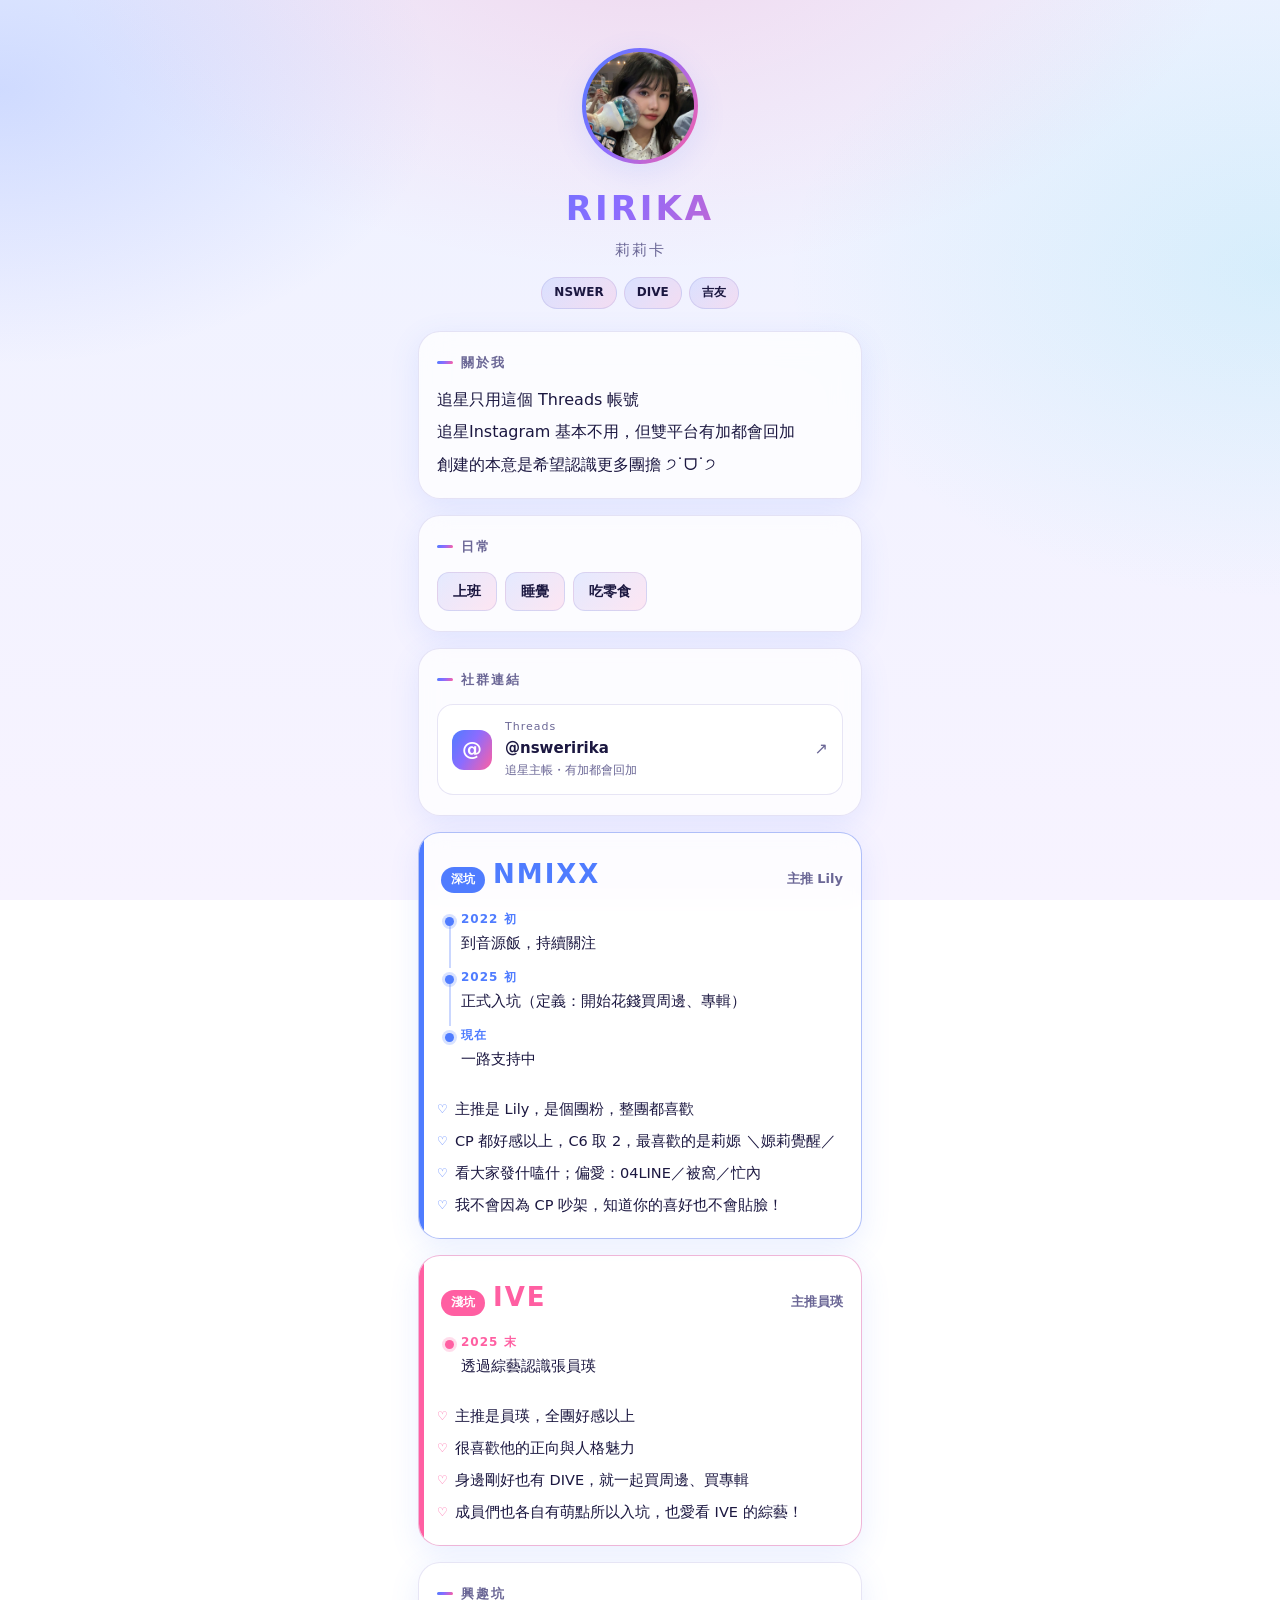
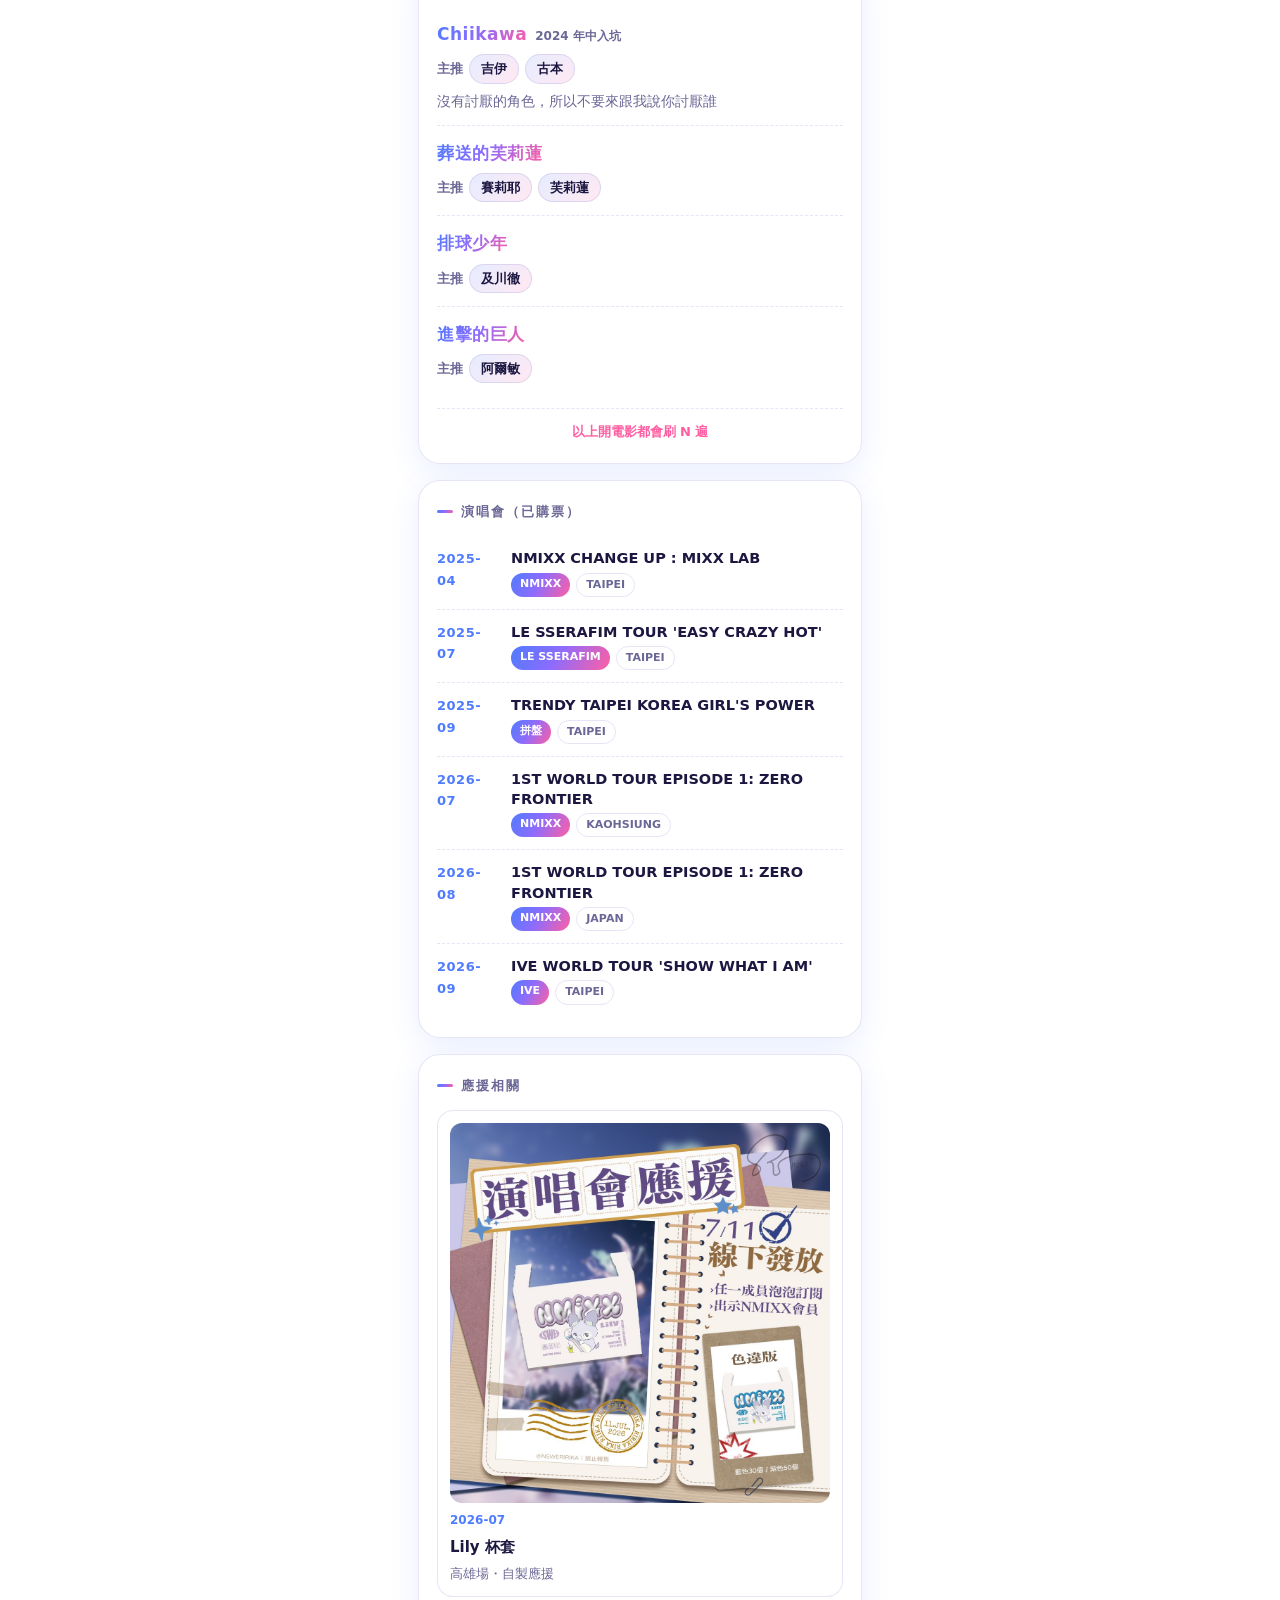
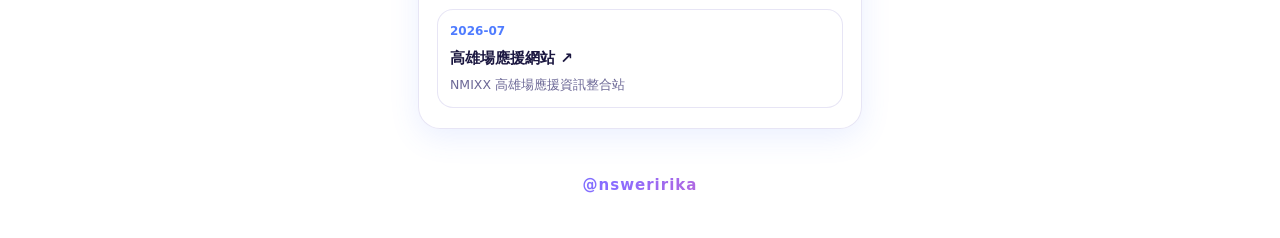
<file: index.html>
<!DOCTYPE html>
<html lang="zh-Hant">
<head>
  <meta charset="UTF-8" />
  <meta name="viewport" content="width=device-width, initial-scale=1.0" />
  <title>RIRIKA（莉莉卡）｜自我介紹</title>
  <meta name="description" content="RIRIKA 莉莉卡 — NSWER・本命 Lily。追星自我介紹頁。" />
  <meta property="og:title" content="RIRIKA（莉莉卡）｜自我介紹" />
  <meta property="og:description" content="NSWER・本命 Lily・DIVE。想認識更多同擔朋友 ੭˙ᗜ˙੭" />
  <link rel="stylesheet" href="style.css" />
</head>
<body>
  <main class="page" id="app">
    <div class="loading">載入中…</div>
  </main>

  <footer class="site-footer" id="footer"></footer>

  <script src="script.js"></script>
</body>
</html>
</file>
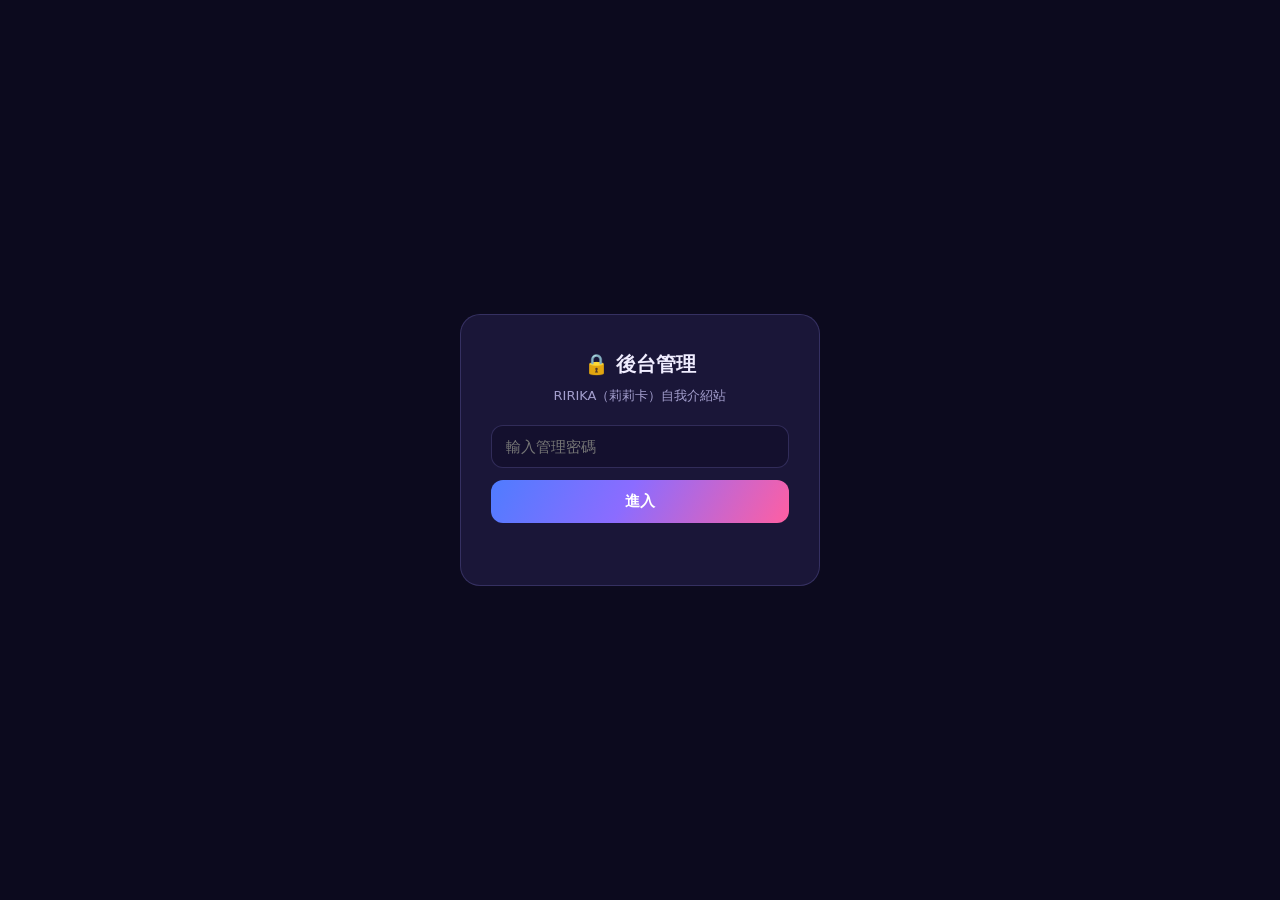
<file: admin.html>
<!DOCTYPE html>
<html lang="zh-Hant">
<head>
<meta charset="UTF-8" />
<meta name="viewport" content="width=device-width, initial-scale=1.0" />
<title>RIRIKA 自介站｜後台管理</title>
<style>
  :root {
    --blue:#4f7cff; --violet:#8b6cff; --pink:#ff5fa2;
    --bg:#0c0a1e; --bg2:#14102e; --card:#1a1638; --card2:#221c46;
    --text:#f0edff; --muted:#a49fce; --border:rgba(150,140,240,.22);
    --grad:linear-gradient(120deg,var(--blue),var(--violet) 45%,var(--pink));
  }
  * { margin:0; padding:0; box-sizing:border-box; }
  body {
    font-family:"Segoe UI",system-ui,"Noto Sans TC",sans-serif;
    background:radial-gradient(900px 500px at 0% 0%,rgba(79,124,255,.18),transparent 55%),
               radial-gradient(700px 500px at 100% 10%,rgba(255,95,162,.14),transparent 55%),
               linear-gradient(180deg,var(--bg),var(--bg2));
    color:var(--text); min-height:100vh; line-height:1.55; padding-bottom:90px;
  }

  /* Lock */
  #lock { position:fixed; inset:0; z-index:50; display:flex; align-items:center; justify-content:center;
          background:var(--bg); }
  .lock-box { background:var(--card); border:1px solid var(--border); border-radius:20px;
              padding:34px 30px; width:min(360px,90vw); text-align:center; }
  .lock-box h2 { font-size:20px; margin-bottom:6px; }
  .lock-box p { color:var(--muted); font-size:13px; margin-bottom:18px; }
  .lock-box input { width:100%; padding:12px 14px; border-radius:12px; border:1px solid var(--border);
                    background:var(--bg2); color:var(--text); font-size:15px; margin-bottom:12px; }
  .lock-box button { width:100%; padding:12px; border:none; border-radius:12px; cursor:pointer;
                     background:var(--grad); color:#fff; font-weight:800; font-size:15px; }
  .lock-err { color:var(--pink); font-size:13px; margin-top:10px; min-height:18px; }

  /* Layout */
  .wrap { max-width:640px; margin:0 auto; padding:22px 16px; }
  .top { display:flex; align-items:center; justify-content:space-between; margin-bottom:6px; }
  .top h1 { font-size:20px; background:var(--grad); -webkit-background-clip:text; background-clip:text; color:transparent; }
  .top a, .top button.logout { color:var(--muted); font-size:13px; text-decoration:none; background:none; border:none; cursor:pointer; }
  .hint { color:var(--muted); font-size:12.5px; margin-bottom:18px; }

  .sect { background:var(--card); border:1px solid var(--border); border-radius:16px;
          padding:16px 15px; margin-bottom:14px; }
  .sect > h2 { font-size:14px; letter-spacing:1px; margin-bottom:12px; display:flex; align-items:center; gap:8px; }
  .sect > h2::before { content:""; width:14px; height:3px; border-radius:3px; background:var(--grad); }

  label.lbl { display:block; font-size:12px; color:var(--muted); margin:10px 0 4px; }
  .in { width:100%; padding:9px 11px; border-radius:10px; border:1px solid var(--border);
        background:var(--bg2); color:var(--text); font-size:14px; font-family:inherit; resize:vertical; }
  input[type=color] { width:44px; height:34px; padding:2px; border:1px solid var(--border);
                      border-radius:8px; background:var(--bg2); cursor:pointer; vertical-align:middle; }

  .row { display:flex; gap:8px; align-items:flex-start; margin-bottom:8px; }
  .row .in { flex:1; }
  .del { flex:none; width:34px; height:34px; border:1px solid var(--border); border-radius:9px;
         background:var(--card2); color:var(--pink); cursor:pointer; font-size:13px; }
  .add { border:1px dashed var(--border); background:transparent; color:var(--muted);
         padding:7px 14px; border-radius:10px; cursor:pointer; font-size:13px; margin-top:2px; }
  .add:hover { color:var(--text); }

  .item { border:1px solid var(--border); border-radius:12px; padding:12px; margin-bottom:10px; background:var(--card2); }
  .item .item-head { display:flex; justify-content:space-between; align-items:center; margin-bottom:4px; }
  .item .item-head strong { font-size:13px; color:var(--muted); }
  .grid2 { display:grid; grid-template-columns:1fr 1fr; gap:8px; }

  .thumb { max-width:120px; border-radius:10px; margin-top:8px; display:none; border:1px solid var(--border); }
  .filebtn { display:inline-block; margin-top:8px; }
  .filebtn input { display:none; }
  .filebtn span { display:inline-block; padding:7px 14px; border:1px solid var(--border); border-radius:10px;
                  background:var(--card2); color:var(--text); cursor:pointer; font-size:13px; }

  .savebar { position:fixed; bottom:0; left:0; right:0; padding:14px 16px;
             background:rgba(12,10,30,.9); backdrop-filter:blur(10px); border-top:1px solid var(--border); }
  .savebar .inner { max-width:640px; margin:0 auto; display:flex; gap:10px; align-items:center; }
  .savebar button { flex:1; padding:13px; border:none; border-radius:12px; cursor:pointer;
                    background:var(--grad); color:#fff; font-weight:800; font-size:15px; }
  .savebar a.preview { color:var(--muted); font-size:13px; text-decoration:none; padding:10px; }

  .toast { position:fixed; bottom:80px; left:50%; transform:translateX(-50%);
           background:#241c48; border:1px solid var(--border); color:var(--text);
           padding:11px 22px; border-radius:30px; font-size:13.5px; opacity:0; transition:opacity .3s;
           pointer-events:none; z-index:60; white-space:nowrap; max-width:90vw; }
  .toast.show { opacity:1; }
</style>
</head>
<body>

<div id="lock">
  <div class="lock-box">
    <h2>🔒 後台管理</h2>
    <p>RIRIKA（莉莉卡）自我介紹站</p>
    <input type="password" id="pw" placeholder="輸入管理密碼" onkeydown="if(event.key==='Enter')unlock()" />
    <button onclick="unlock()">進入</button>
    <div class="lock-err" id="lockerr"></div>
  </div>
</div>

<div class="wrap" id="panel" style="display:none">
  <div class="top">
    <h1>⚙️ 後台管理</h1>
    <div>
      <a href="/" target="_blank">↗ 看前台</a>&nbsp;&nbsp;
      <button class="logout" onclick="logout()">登出</button>
    </div>
  </div>
  <p class="hint">改完按底部「儲存」→ 自動 commit，約 1 分鐘後前台更新。圖片上傳成功會自動填好路徑。</p>
  <div id="editor"></div>
</div>

<div class="savebar" id="savebar" style="display:none">
  <div class="inner">
    <a class="preview" href="/" target="_blank">看前台</a>
    <button onclick="save()">💾 儲存並發布</button>
  </div>
</div>

<div class="toast" id="toast"></div>

<script>
let model = null;
let pw = "";

/* ---------- DOM helpers ---------- */
function h(tag, attrs, ...kids) {
  const e = document.createElement(tag);
  for (const k in (attrs || {})) {
    if (k === "class") e.className = attrs[k];
    else if (k === "style") e.style.cssText = attrs[k];
    else if (k.startsWith("on")) e.addEventListener(k.slice(2), attrs[k]);
    else e.setAttribute(k, attrs[k]);
  }
  kids.flat().forEach((kid) => {
    if (kid == null || kid === false) return;
    e.append(kid.nodeType ? kid : document.createTextNode(kid));
  });
  return e;
}
function inp(value, on, ph) {
  const e = h("input", { class: "in", placeholder: ph || "" });
  e.value = value == null ? "" : value;
  e.addEventListener("input", () => on(e.value));
  return e;
}
function ta(value, on, ph) {
  const e = h("textarea", { class: "in", rows: "2", placeholder: ph || "" });
  e.value = value == null ? "" : value;
  e.addEventListener("input", () => on(e.value));
  return e;
}
function colorInp(value, on) {
  const e = h("input", { type: "color" });
  e.value = value || "#4f7cff";
  e.addEventListener("input", () => on(e.value));
  return e;
}
function labeled(text, node) {
  return h("div", {}, h("label", { class: "lbl" }, text), node);
}

/* string[] editor */
function strList(arr, ph, useTa) {
  const wrap = h("div", {});
  function draw() {
    wrap.innerHTML = "";
    arr.forEach((v, i) => {
      const field = (useTa ? ta : inp)(v, (nv) => (arr[i] = nv), ph);
      wrap.append(h("div", { class: "row" }, field,
        h("button", { class: "del", onclick: () => { arr.splice(i, 1); draw(); } }, "✕")));
    });
    wrap.append(h("button", { class: "add", onclick: () => { arr.push(""); draw(); } }, "＋ 新增"));
  }
  draw();
  return wrap;
}

/* image upload widget */
function imgField(obj, key) {
  const thumb = h("img", { class: "thumb" });
  const pathIn = inp(obj[key], (v) => { obj[key] = v; show(v); }, "assets/xxx.jpg");
  function show(v) {
    if (v) { thumb.src = v; thumb.style.display = "block"; }
    else thumb.style.display = "none";
  }
  show(obj[key]);
  const file = h("input", { type: "file", accept: "image/*", onchange: async (ev) => {
    const f = ev.target.files[0]; if (!f) return;
    const dataUrl = await readFile(f);
    thumb.src = dataUrl; thumb.style.display = "block";
    toast("上傳中…");
    try {
      const r = await api("/api/upload", { filename: f.name, dataUrl });
      if (r.success) { obj[key] = r.path; pathIn.value = r.path; toast("✅ 上傳成功"); }
      else toast("❌ " + (r.error || "上傳失敗"));
    } catch (e) { toast("❌ " + e.message); }
  }});
  const btn = h("label", { class: "filebtn" }, h("span", {}, "📷 選擇圖片上傳"), file);
  return h("div", {}, h("div", { class: "row" }, pathIn), btn, thumb);
}

function readFile(f) {
  return new Promise((res, rej) => {
    const r = new FileReader();
    r.onload = () => res(r.result);
    r.onerror = rej;
    r.readAsDataURL(f);
  });
}

/* ---------- sections ---------- */
function sect(title, ...nodes) {
  return h("div", { class: "sect" }, h("h2", {}, title), ...nodes);
}
function objArray(arr, factory, addLabel, blank) {
  const wrap = h("div", {});
  function draw() {
    wrap.innerHTML = "";
    arr.forEach((it, i) => {
      const box = h("div", { class: "item" },
        h("div", { class: "item-head" },
          h("strong", {}, "#" + (i + 1)),
          h("button", { class: "del", onclick: () => { arr.splice(i, 1); draw(); } }, "✕")),
        factory(it, i));
      wrap.append(box);
    });
    wrap.append(h("button", { class: "add", onclick: () => { arr.push(structuredClone(blank)); draw(); } }, addLabel));
  }
  draw();
  return wrap;
}

function renderAll() {
  const root = document.getElementById("editor");
  root.innerHTML = "";
  const m = model;

  // Profile
  root.append(sect("👤 個人頭區",
    labeled("英文名", inp(m.profile.name, v => m.profile.name = v)),
    labeled("中文名", inp(m.profile.nameZh, v => m.profile.nameZh = v)),
    labeled("頭貼", imgField(m.profile, "avatar")),
    labeled("標籤（一顆一列）", strList(m.profile.tags, "例：NSWER"))));

  // About
  root.append(sect("📝 自我介紹",
    labeled("標題", inp(m.about.title, v => m.about.title = v)),
    labeled("內容（一句一列）", strList(m.about.lines, "一行自我介紹", true))));

  // Interests
  root.append(sect("☕ 日常",
    labeled("標題", inp(m.interests.title, v => m.interests.title = v)),
    labeled("項目（一顆一列）", strList(m.interests.items, "例：睡覺"))));

  // Links
  root.append(sect("🔗 社群連結",
    objArray(m.links, (it) => h("div", {},
      labeled("平台", inp(it.platform, v => it.platform = v, "Threads")),
      labeled("顯示帳號", inp(it.label, v => it.label = v, "@nsweririka")),
      labeled("網址", inp(it.url, v => it.url = v, "https://...")),
      labeled("備註（選填）", inp(it.note, v => it.note = v))),
      "＋ 新增連結", { platform: "", label: "", url: "", note: "" })));

  // Fandoms
  root.append(sect("💖 追星區",
    objArray(m.fandoms, (it) => h("div", {},
      h("div", { class: "grid2" },
        labeled("深/淺坑", inp(it.level, v => it.level = v, "深坑")),
        labeled("團體", inp(it.group, v => it.group = v, "NMIXX"))),
      h("div", { class: "grid2" },
        labeled("主推", inp(it.bias, v => it.bias = v, "主推 Lily")),
        labeled("主題色", colorInp(it.accent, v => it.accent = v))),
      labeled("入坑時間軸", timelineEditor(it)),
      labeled("嗑點/心得（一句一列）", strList(it.notes, "一句心得", true))),
      "＋ 新增一團", { level: "", group: "", bias: "", accent: "#4f7cff", timeline: [], notes: [] })));

  // Hobbies
  root.append(sect("🎬 興趣坑",
    labeled("標題", inp(m.hobbies.title, v => m.hobbies.title = v)),
    objArray(m.hobbies.items, (it) => h("div", {},
      labeled("作品名", inp(it.name, v => it.name = v, "Chiikawa")),
      h("div", { class: "grid2" },
        labeled("入坑時間（選填）", inp(it.when, v => it.when = v, "2024 年中入坑")),
        labeled("主推角色（用 、／ 分隔）", inp(it.bias, v => it.bias = v, "吉伊、古本"))),
      labeled("備註（選填）", ta(it.note, v => it.note = v))),
      "＋ 新增作品", { name: "", when: "", bias: "", note: "" }),
    labeled("結尾標語（選填）", inp(m.hobbies.footnote, v => m.hobbies.footnote = v, "以上開電影都會刷 N 遍"))));

  // Concerts
  root.append(sect("🎤 演唱會",
    labeled("標題", inp(m.concerts.title, v => m.concerts.title = v)),
    objArray(m.concerts.items, (it) => h("div", {},
      h("div", { class: "grid2" },
        labeled("日期", inp(it.date, v => it.date = v, "2026-07")),
        labeled("團體標籤", inp(it.group, v => it.group = v, "NMIXX"))),
      labeled("演唱會名稱", inp(it.title, v => it.title = v)),
      labeled("城市", inp(it.city, v => it.city = v, "KAOHSIUNG"))),
      "＋ 新增場次", { date: "", title: "", city: "", group: "" })));

  // Support
  root.append(sect("📣 應援相關",
    labeled("標題", inp(m.support.title, v => m.support.title = v)),
    supportEditor(m.support)));

  // Footer
  root.append(sect("🔻 頁尾",
    labeled("帳號", inp(m.footer.handle, v => m.footer.handle = v, "@nsweririka")),
    labeled("連結", inp(m.footer.url, v => m.footer.url = v, "https://..."))));
}

function timelineEditor(fandom) {
  const arr = fandom.timeline;
  const wrap = h("div", {});
  function draw() {
    wrap.innerHTML = "";
    arr.forEach((t, i) => {
      wrap.append(h("div", { class: "row" },
        inp(t.when, v => t.when = v, "2025 初"),
        inp(t.what, v => t.what = v, "正式入坑"),
        h("button", { class: "del", onclick: () => { arr.splice(i, 1); draw(); } }, "✕")));
    });
    wrap.append(h("button", { class: "add", onclick: () => { arr.push({ when: "", what: "" }); draw(); } }, "＋ 新增一列"));
  }
  draw();
  return wrap;
}

function supportEditor(support) {
  const arr = support.items;
  const wrap = h("div", {});
  function draw() {
    wrap.innerHTML = "";
    arr.forEach((it, i) => {
      const typeSel = h("select", { class: "in", onchange: (e) => { it.type = e.target.value; draw(); } },
        h("option", { value: "image" }, "圖片"),
        h("option", { value: "link" }, "連結"));
      typeSel.value = it.type || "image";
      const body = h("div", {},
        h("div", { class: "grid2" },
          labeled("類型", typeSel),
          labeled("日期", inp(it.date, v => it.date = v, "2026-07"))),
        labeled("標題", inp(it.title, v => it.title = v, "Lily 杯套")),
        it.type === "link"
          ? labeled("連結網址", inp(it.url, v => it.url = v, "https://..."))
          : labeled("圖片", imgField(it, "image")),
        labeled("備註（選填）", inp(it.note, v => it.note = v)));
      wrap.append(h("div", { class: "item" },
        h("div", { class: "item-head" }, h("strong", {}, "#" + (i + 1)),
          h("button", { class: "del", onclick: () => { arr.splice(i, 1); draw(); } }, "✕")),
        body));
    });
    wrap.append(h("button", { class: "add", onclick: () => {
      arr.push({ type: "image", date: "", title: "", image: "", url: "", note: "" }); draw();
    } }, "＋ 新增應援"));
  }
  draw();
  return wrap;
}

/* ---------- shape defaults ---------- */
function ensureShape(m) {
  m.profile = m.profile || {};
  m.profile.tags = m.profile.tags || [];
  m.about = m.about || { title: "關於我", lines: [] };
  m.about.lines = m.about.lines || [];
  m.interests = m.interests || { title: "日常", items: [] };
  m.interests.items = m.interests.items || [];
  m.links = m.links || [];
  m.fandoms = (m.fandoms || []).map(f => ({
    level: "", group: "", bias: "", accent: "#4f7cff", timeline: [], notes: [], ...f
  }));
  m.hobbies = m.hobbies || { title: "興趣坑", items: [], footnote: "" };
  m.hobbies.items = m.hobbies.items || [];
  m.concerts = m.concerts || { title: "演唱會", items: [] };
  m.concerts.items = m.concerts.items || [];
  m.support = m.support || { title: "應援相關", items: [] };
  m.support.items = (m.support.items || []).map(s => ({
    type: "image", date: "", title: "", image: "", url: "", note: "", ...s
  }));
  m.footer = m.footer || { handle: "", url: "" };
}

/* ---------- api / save ---------- */
function api(url, body) {
  return fetch(url, {
    method: "POST",
    headers: { "Content-Type": "application/json" },
    body: JSON.stringify({ password: pw, ...body }),
  }).then(r => r.json());
}
async function save() {
  toast("儲存中…");
  try {
    const r = await api("/api/save", { profile: model });
    if (r.success) toast("✅ 已儲存！約 1 分鐘後前台更新");
    else toast("❌ " + (r.error || "儲存失敗"));
  } catch (e) { toast("❌ " + e.message); }
}

/* ---------- load ---------- */
async function loadModel() {
  try {
    const r = await fetch("/api/profile", { cache: "no-store" });
    if (r.ok) return await r.json();
  } catch (e) {}
  // 本機 / 尚未部署 fallback
  return await fetch("data/profile.json?t=" + Date.now()).then(r => r.json());
}

async function unlock() {
  const val = document.getElementById("pw").value.trim();
  const errEl = document.getElementById("lockerr");
  if (!val) { errEl.textContent = "請輸入密碼"; return; }
  errEl.textContent = "驗證中…";

  // 先跟 server 驗證密碼（本機無 API 時略過，仍可預覽 UI）
  try {
    const r = await fetch("/api/save", {
      method: "POST",
      headers: { "Content-Type": "application/json" },
      body: JSON.stringify({ password: val, verify: true }),
    });
    let ok = false;
    try { ok = (await r.json()).success === true; } catch (e) { ok = null; }
    if (ok === false) { errEl.textContent = "密碼錯誤"; return; }
    // ok === null 代表沒有 API（本機），放行預覽
  } catch (e) {
    // 網路/無 API：放行（本機預覽）
  }

  pw = val;
  try {
    model = await loadModel();
    ensureShape(model);
    renderAll();
    document.getElementById("lock").style.display = "none";
    document.getElementById("panel").style.display = "block";
    document.getElementById("savebar").style.display = "block";
    sessionStorage.setItem("ririka_pw", pw);
    errEl.textContent = "";
  } catch (e) {
    errEl.textContent = "讀取失敗：" + e.message;
  }
}
function logout() {
  sessionStorage.removeItem("ririka_pw");
  location.reload();
}

let toastTimer;
function toast(msg) {
  const t = document.getElementById("toast");
  t.textContent = msg;
  t.classList.add("show");
  clearTimeout(toastTimer);
  toastTimer = setTimeout(() => t.classList.remove("show"), 2600);
}

// 自動恢復 session
window.addEventListener("DOMContentLoaded", () => {
  const saved = sessionStorage.getItem("ririka_pw");
  if (saved) {
    document.getElementById("pw").value = saved;
    unlock();
  }
});
</script>
</body>
</html>
</file>
<file: style.css>
/* ==========================================================
   RIRIKA 自我介紹站 — NMIXX Y2K 應援色
   單欄・手機優先・lit.link 卡片風
   ========================================================== */

:root {
  --blue:   #4f7cff;
  --violet: #8b6cff;
  --pink:   #ff5fa2;
  --cyan:   #35d0e6;

  --bg:      #eef2ff;
  --bg-2:    #f7f3ff;
  --card:    rgba(255, 255, 255, 0.72);
  --card-solid: #ffffff;
  --text:    #1b1740;
  --muted:   #6b6796;
  --border:  rgba(120, 110, 200, 0.18);
  --shadow:  0 8px 30px rgba(79, 124, 255, 0.12);
  --grad:    linear-gradient(120deg, var(--blue), var(--violet) 45%, var(--pink));
  --grad-soft: linear-gradient(135deg, rgba(79,124,255,.14), rgba(255,95,162,.14));
  --radius:  22px;
}

@media (prefers-color-scheme: dark) {
  :root {
    --bg:    #0c0a1e;
    --bg-2:  #14102e;
    --card:  rgba(30, 26, 60, 0.62);
    --card-solid: #1a1638;
    --text:  #f0edff;
    --muted: #a49fce;
    --border: rgba(150, 140, 240, 0.20);
    --shadow: 0 8px 34px rgba(0, 0, 0, 0.45);
    --grad-soft: linear-gradient(135deg, rgba(79,124,255,.20), rgba(255,95,162,.18));
  }
}

* { margin: 0; padding: 0; box-sizing: border-box; }

html { scroll-behavior: smooth; }

body {
  font-family: "Segoe UI", system-ui, -apple-system, "Noto Sans TC", sans-serif;
  color: var(--text);
  line-height: 1.65;
  min-height: 100vh;
  background:
    radial-gradient(1000px 600px at 50% -10%, rgba(255,95,162,.18), transparent 60%),
    radial-gradient(800px 500px at 0% 10%, rgba(79,124,255,.20), transparent 55%),
    radial-gradient(900px 600px at 100% 30%, rgba(53,208,230,.14), transparent 55%),
    linear-gradient(180deg, var(--bg), var(--bg-2));
  background-attachment: fixed;
  -webkit-font-smoothing: antialiased;
}

.page {
  width: 100%;
  max-width: 480px;
  margin: 0 auto;
  padding: 26px 18px 12px;
  display: flex;
  flex-direction: column;
  gap: 16px;
}

.loading {
  text-align: center;
  color: var(--muted);
  padding: 80px 0;
}

/* ── HERO ── */
.hero {
  text-align: center;
  padding: 22px 16px 6px;
}

.avatar {
  width: 116px;
  height: 116px;
  margin: 0 auto 16px;
  border-radius: 50%;
  padding: 4px;
  background: var(--grad);
  box-shadow: var(--shadow);
}
.avatar img,
.avatar-fallback {
  width: 100%;
  height: 100%;
  border-radius: 50%;
  object-fit: cover;
  display: flex;
  align-items: center;
  justify-content: center;
  background: var(--card-solid);
}
.avatar-fallback {
  font-size: 44px;
  font-weight: 800;
  color: var(--violet);
}

.name {
  font-size: 34px;
  font-weight: 900;
  letter-spacing: 3px;
  background: var(--grad);
  -webkit-background-clip: text;
  background-clip: text;
  color: transparent;
}
.name-zh {
  font-size: 15px;
  color: var(--muted);
  letter-spacing: 2px;
  margin-top: 2px;
}

.tags {
  display: flex;
  flex-wrap: wrap;
  justify-content: center;
  gap: 7px;
  margin-top: 14px;
}
.tag {
  font-size: 12px;
  font-weight: 600;
  padding: 5px 12px;
  border-radius: 999px;
  color: var(--text);
  background: var(--grad-soft);
  border: 1px solid var(--border);
}

/* ── CARD ── */
.card {
  background: var(--card);
  backdrop-filter: blur(14px);
  -webkit-backdrop-filter: blur(14px);
  border: 1px solid var(--border);
  border-radius: var(--radius);
  padding: 20px 18px;
  box-shadow: var(--shadow);
}

.card-title {
  font-size: 13px;
  font-weight: 800;
  letter-spacing: 2px;
  text-transform: uppercase;
  color: var(--muted);
  margin-bottom: 14px;
  display: flex;
  align-items: center;
  gap: 8px;
}
.card-title::before {
  content: "";
  width: 16px;
  height: 3px;
  border-radius: 3px;
  background: var(--grad);
}

.about-text p { margin-bottom: 6px; }
.about-text p:last-child { margin-bottom: 0; }

/* chips */
.chips { display: flex; flex-wrap: wrap; gap: 8px; }
.chip {
  font-size: 14px;
  font-weight: 600;
  padding: 7px 15px;
  border-radius: 12px;
  background: var(--grad-soft);
  border: 1px solid var(--border);
}

/* links */
.link-row {
  display: flex;
  align-items: center;
  gap: 13px;
  padding: 13px 14px;
  border-radius: 16px;
  text-decoration: none;
  color: var(--text);
  background: var(--card-solid);
  border: 1px solid var(--border);
  transition: transform .15s ease, box-shadow .15s ease;
}
.link-row + .link-row { margin-top: 10px; }
.link-row:hover { transform: translateY(-2px); box-shadow: var(--shadow); }
.link-icon {
  flex: none;
  width: 40px; height: 40px;
  display: grid; place-items: center;
  border-radius: 12px;
  font-size: 20px; font-weight: 800;
  color: #fff;
  background: var(--grad);
}
.link-body { display: flex; flex-direction: column; flex: 1; min-width: 0; }
.link-platform { font-size: 11px; color: var(--muted); letter-spacing: 1px; }
.link-label { font-size: 15px; font-weight: 700; }
.link-note { font-size: 12px; color: var(--muted); }
.link-arrow { color: var(--muted); font-size: 16px; }

/* ── FANDOM ── */
.fandom {
  position: relative;
  overflow: hidden;
  border-color: color-mix(in srgb, var(--accent) 35%, var(--border));
}
.fandom::before {
  content: "";
  position: absolute;
  inset: 0 auto 0 0;
  width: 5px;
  background: var(--accent);
}
.fandom-head {
  display: flex;
  align-items: baseline;
  flex-wrap: wrap;
  gap: 8px;
  margin-bottom: 14px;
  padding-left: 4px;
}
.level-badge {
  font-size: 12px;
  font-weight: 800;
  color: #fff;
  background: var(--accent);
  padding: 3px 10px;
  border-radius: 999px;
}
.fandom-group {
  font-size: 26px;
  font-weight: 900;
  letter-spacing: 2px;
  color: var(--accent);
}
.bias {
  font-size: 13px;
  font-weight: 700;
  color: var(--muted);
  margin-left: auto;
  white-space: nowrap;
}

.timeline {
  list-style: none;
  padding-left: 4px;
  margin-bottom: 14px;
}
.tl-item {
  position: relative;
  padding-left: 20px;
  padding-bottom: 12px;
}
.tl-item::before {
  content: "";
  position: absolute;
  left: 4px; top: 7px;
  width: 9px; height: 9px;
  border-radius: 50%;
  background: var(--accent);
  box-shadow: 0 0 0 3px color-mix(in srgb, var(--accent) 22%, transparent);
}
.tl-item:not(:last-child)::after {
  content: "";
  position: absolute;
  left: 8px; top: 16px; bottom: 0;
  width: 2px;
  background: color-mix(in srgb, var(--accent) 30%, transparent);
}
.tl-when {
  display: block;
  font-size: 12px;
  font-weight: 800;
  color: var(--accent);
  letter-spacing: 1px;
}
.tl-what { font-size: 14.5px; }

.notes {
  list-style: none;
  display: flex;
  flex-direction: column;
  gap: 8px;
}
.notes li {
  position: relative;
  padding-left: 18px;
  font-size: 14.5px;
}
.notes li::before {
  content: "♡";
  position: absolute;
  left: 0;
  color: var(--accent);
  font-size: 12px;
  top: 2px;
}

/* ── HOBBIES（興趣坑） ── */
.hobby-list { list-style: none; display: flex; flex-direction: column; gap: 0; }
.hobby {
  padding: 13px 0;
  border-top: 1px dashed var(--border);
}
.hobby:first-child { border-top: none; padding-top: 2px; }
.hobby-head {
  display: flex;
  align-items: baseline;
  flex-wrap: wrap;
  gap: 8px;
}
.hobby-name {
  font-size: 17px;
  font-weight: 800;
  letter-spacing: .5px;
  background: var(--grad);
  -webkit-background-clip: text;
  background-clip: text;
  color: transparent;
}
.hobby-when { font-size: 12px; font-weight: 700; color: var(--muted); }
.hobby-bias {
  display: flex;
  align-items: center;
  flex-wrap: wrap;
  gap: 6px;
  margin-top: 6px;
}
.bias-label {
  font-size: 13px;
  font-weight: 700;
  color: var(--muted);
}
.char-badge {
  font-size: 13px;
  font-weight: 700;
  color: var(--text);
  padding: 3px 11px;
  border-radius: 999px;
  background: var(--grad-soft);
  border: 1px solid var(--border);
}
.hobby-note { font-size: 13.5px; color: var(--muted); margin-top: 6px; }
.hobby-footnote {
  margin-top: 12px;
  padding-top: 12px;
  border-top: 1px dashed var(--border);
  font-size: 13px;
  font-weight: 700;
  color: var(--pink);
  text-align: center;
}

/* ── CONCERTS ── */
.concert-list { list-style: none; display: flex; flex-direction: column; gap: 0; }
.concert {
  display: flex;
  gap: 12px;
  padding: 12px 0;
  border-top: 1px dashed var(--border);
}
.concert:first-child { border-top: none; }
.concert-date {
  flex: none;
  width: 62px;
  font-size: 13px;
  font-weight: 800;
  color: var(--blue);
  letter-spacing: .5px;
}
.concert-main { display: flex; flex-direction: column; gap: 4px; min-width: 0; flex: 1; }
.concert-title { font-size: 14.5px; font-weight: 700; line-height: 1.4; overflow-wrap: anywhere; }
.concert-meta { display: flex; gap: 6px; flex-wrap: wrap; }
.concert-group, .concert-city {
  font-size: 11px;
  font-weight: 700;
  padding: 2px 9px;
  border-radius: 999px;
}
.concert-group { color: #fff; background: var(--grad); }
.concert-city { color: var(--muted); border: 1px solid var(--border); }

/* ── SUPPORT ── */
.support-grid { display: flex; flex-direction: column; gap: 12px; }
.support-item {
  display: flex;
  flex-direction: column;
  gap: 4px;
  padding: 12px;
  border-radius: 16px;
  background: var(--card-solid);
  border: 1px solid var(--border);
  text-decoration: none;
  color: var(--text);
}
.support-img {
  width: 100%;
  aspect-ratio: 1 / 1;
  border-radius: 12px;
  object-fit: cover;
  margin-bottom: 4px;
}
.support-img.placeholder {
  display: grid;
  place-items: center;
  color: var(--muted);
  font-size: 13px;
  letter-spacing: 2px;
  background: var(--grad-soft);
  border: 1px dashed var(--border);
}
.support-date { font-size: 12px; font-weight: 800; color: var(--blue); }
.support-title { font-size: 15px; font-weight: 700; }
.support-note { font-size: 12.5px; color: var(--muted); }
.support-link { transition: transform .15s ease, box-shadow .15s ease; }
.support-link:hover { transform: translateY(-2px); box-shadow: var(--shadow); }

/* ── FOOTER ── */
.site-footer {
  max-width: 480px;
  margin: 8px auto 0;
  padding: 24px 18px 40px;
  text-align: center;
  display: flex;
  flex-direction: column;
  gap: 6px;
}
.site-footer a {
  font-size: 15px;
  font-weight: 800;
  letter-spacing: 1px;
  text-decoration: none;
  background: var(--grad);
  -webkit-background-clip: text;
  background-clip: text;
  color: transparent;
}
.site-footer .made {
  font-size: 11px;
  color: var(--muted);
  letter-spacing: 1px;
}

/* small phones */
@media (max-width: 360px) {
  .name { font-size: 30px; }
  .fandom-group { font-size: 23px; }
}
</file>
